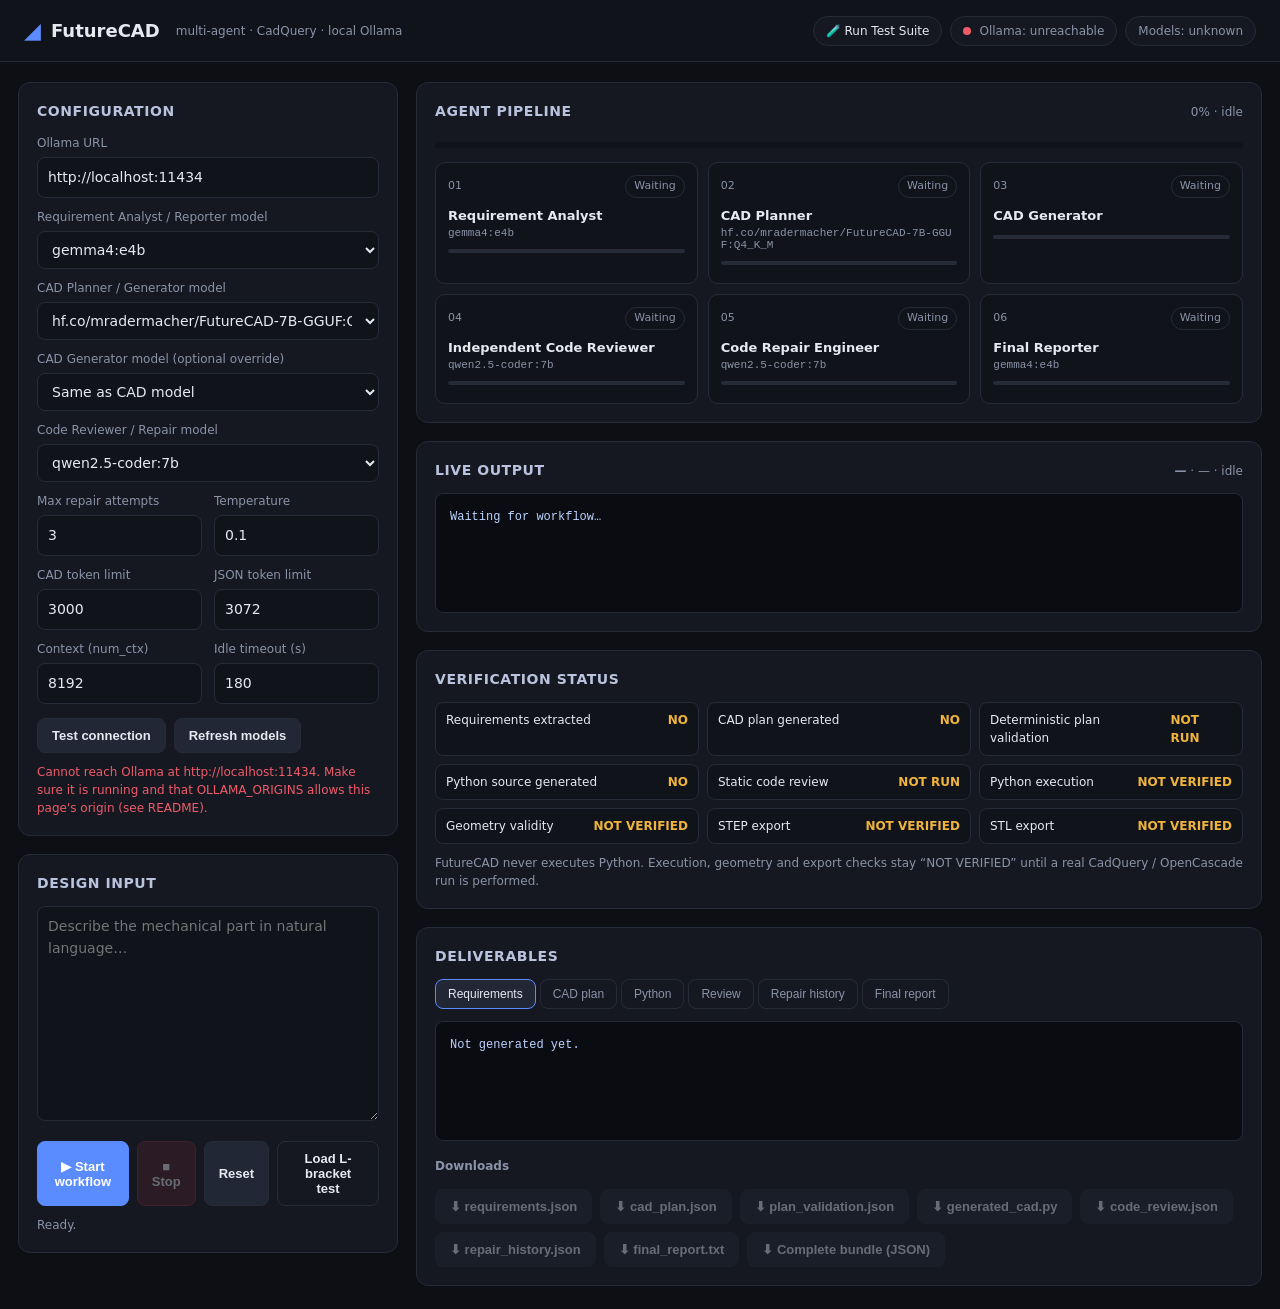
<file: index.html>
<!DOCTYPE html>
<html lang="en">
<head>
<meta charset="UTF-8">
<meta name="viewport" content="width=device-width, initial-scale=1.0">
<title>FutureCAD — Multi-Agent AI CAD Platform</title>
<link rel="stylesheet" href="style.css">
</head>
<body>
<header class="topbar">
  <div class="brand"><span class="logo">◢</span><b>FutureCAD</b><span class="tag">multi-agent · CadQuery · local Ollama</span></div>
  <div class="status-group">
    <a href="test.html" class="chip" style="text-decoration:none; color:var(--text); cursor:pointer;">🧪 Run Test Suite</a>
    <span class="chip" id="connChip"><i class="dot" id="connDot"></i><span id="connText">Ollama: not tested</span></span>
    <span class="chip" id="modelChip">Models: —</span>
  </div>
</header>

<main class="layout">
  <aside class="col">
    <section class="card">
      <h3>Configuration</h3>
      <label for="cfgUrl">Ollama URL</label>
      <input id="cfgUrl" type="text" spellcheck="false">
      <label for="cfgAnalyst">Requirement Analyst / Reporter model</label>
      <select id="cfgAnalyst"></select>
      <label for="cfgCad">CAD Planner / Generator model</label>
      <select id="cfgCad"></select>
      <label for="cfgGen">CAD Generator model (optional override)</label>
      <select id="cfgGen"></select>
      <label for="cfgReviewer">Code Reviewer / Repair model</label>
      <select id="cfgReviewer"></select>
      <div class="grid2">
        <div><label for="cfgRepairs">Max repair attempts</label><input id="cfgRepairs" type="number" min="0" max="3" step="1"></div>
        <div><label for="cfgTemp">Temperature</label><input id="cfgTemp" type="number" min="0" max="1" step="0.05"></div>
        <div><label for="cfgTokens">CAD token limit</label><input id="cfgTokens" type="number" min="500" max="16000" step="100"></div>
        <div><label for="cfgJsonTokens">JSON token limit</label><input id="cfgJsonTokens" type="number" min="500" max="16000" step="100"></div>
        <div><label for="cfgCtx">Context (num_ctx)</label><input id="cfgCtx" type="number" min="2048" max="65536" step="1024"></div>
        <div><label for="cfgIdle">Idle timeout (s)</label><input id="cfgIdle" type="number" min="20" max="900" step="10"></div>
      </div>
      <div class="row">
        <button class="btn" id="btnTest">Test connection</button>
        <button class="btn" id="btnRefresh">Refresh models</button>
      </div>
      <p class="hint" id="cfgMsg"></p>
    </section>

    <section class="card">
      <h3>Design input</h3>
      <textarea id="prompt" rows="9" placeholder="Describe the mechanical part in natural language…"></textarea>
      <div class="row">
        <button class="btn primary" id="btnStart">▶ Start workflow</button>
        <button class="btn danger" id="btnStop" disabled>■ Stop</button>
        <button class="btn" id="btnReset">Reset</button>
        <button class="btn ghost" id="btnExample">Load L-bracket test</button>
      </div>
      <p class="hint" id="runMsg">Ready.</p>
    </section>
  </aside>

  <div class="col">
    <section class="card">
      <div class="card-head"><h3>Agent pipeline</h3><span class="muted" id="overallText">0%</span></div>
      <div class="overall"><i id="overallBar"></i></div>
      <div class="pipeline" id="pipeline"></div>
    </section>

    <section class="card">
      <div class="card-head"><h3>Live output</h3>
        <span class="muted"><b id="liveAgent">—</b> · <span id="liveModel">—</span> · <span id="liveStage">idle</span></span></div>
      <pre class="out live" id="liveOutput">Waiting for workflow…</pre>
    </section>

    <section class="card">
      <h3>Verification status</h3>
      <div class="verify" id="verification"></div>
      <p class="hint">FutureCAD never executes Python. Execution, geometry and export checks stay “NOT VERIFIED” until a real CadQuery / OpenCascade run is performed.</p>
    </section>

    <section class="card">
      <h3>Deliverables</h3>
      <div class="tabs" id="tabs" role="tablist">
        <button class="tab active" data-tab="requirements">Requirements</button>
        <button class="tab" data-tab="plan">CAD plan</button>
        <button class="tab" data-tab="code">Python</button>
        <button class="tab" data-tab="review">Review</button>
        <button class="tab" data-tab="repair">Repair history</button>
        <button class="tab" data-tab="report">Final report</button>
      </div>
      <pre class="out" id="pane">Not generated yet.</pre>
      <h4 class="dl-title">Downloads</h4>
      <div class="row wrap" id="downloads"></div>
    </section>
  </div>
</main>

<script type="module" src="app.js"></script>
</body>
</html>
</file>
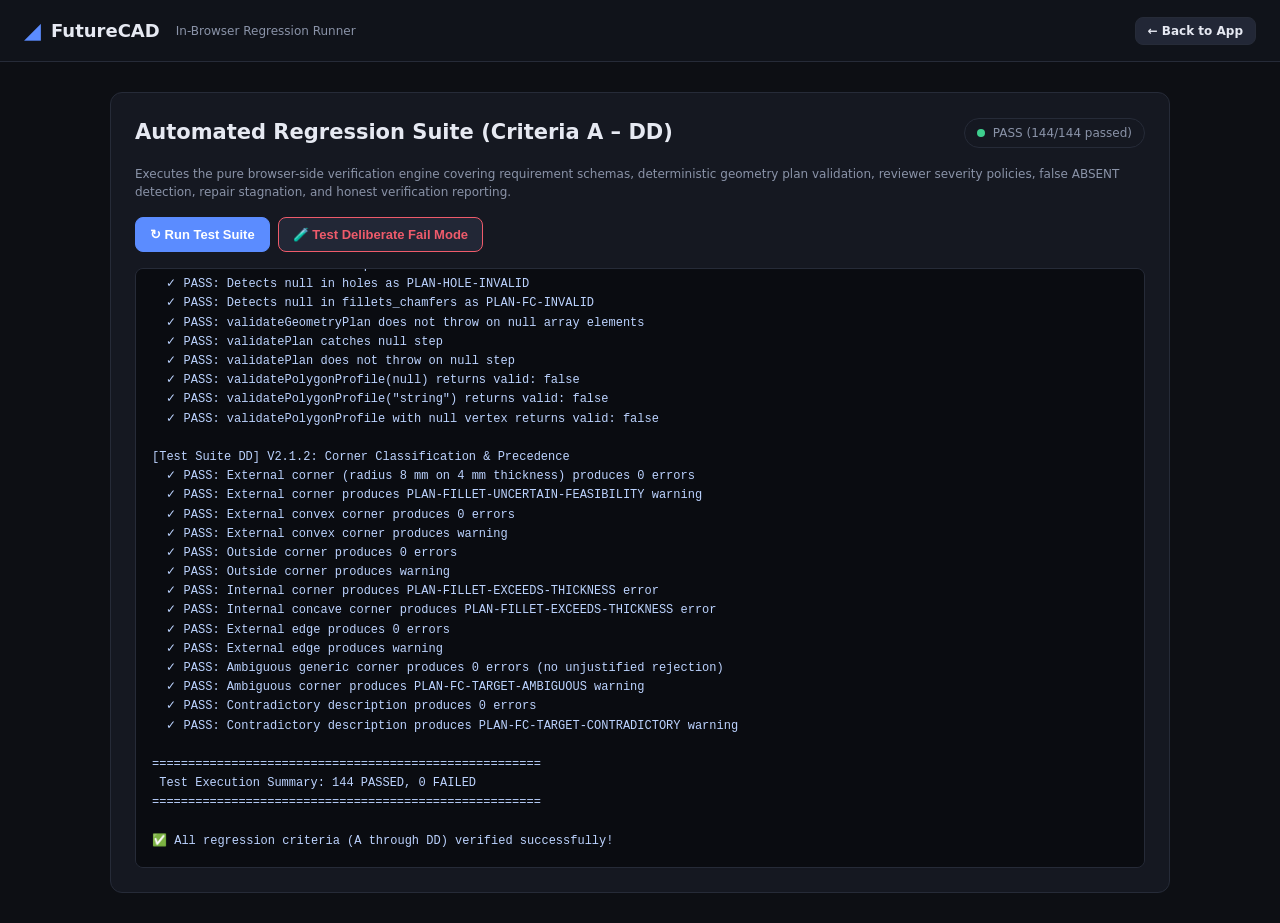
<file: test.html>
<!DOCTYPE html>
<html lang="en">
<head>
<meta charset="UTF-8">
<meta name="viewport" content="width=device-width, initial-scale=1.0">
<title>FutureCAD — Automated Verification & Regression Suite</title>
<link rel="stylesheet" href="style.css">
<style>
  .test-container { max-width: 1100px; margin: 30px auto; padding: 0 20px; }
  .test-card { background: var(--panel); border: 1px solid var(--line); border-radius: 12px; padding: 24px; margin-bottom: 20px; }
  .test-title { display: flex; justify-content: space-between; align-items: center; margin-bottom: 16px; }
  .badge.pass { background: #133a28; color: var(--ok); border-color: var(--ok); }
  .badge.fail { background: #4a191f; color: var(--err); border-color: var(--err); }
  .log-box { background: #0a0c11; border: 1px solid var(--line); border-radius: 8px; padding: 16px; font: 12px/1.6 var(--mono); color: #bcd3ff; white-space: pre-wrap; word-break: break-word; max-height: 600px; overflow-y: auto; }
</style>
</head>
<body>
<header class="topbar">
  <div class="brand"><span class="logo">◢</span><b>FutureCAD</b><span class="tag">In-Browser Regression Runner</span></div>
  <div class="status-group">
    <a href="index.html" class="btn" style="text-decoration:none; padding:4px 12px; font-size:12px;">← Back to App</a>
  </div>
</header>

<main class="test-container">
  <div class="test-card">
    <div class="test-title">
      <h2>Automated Regression Suite (Criteria A – DD)</h2>
      <span class="chip" id="suiteStatus"><i class="dot" id="suiteDot"></i><span id="suiteText">Running…</span></span>
    </div>
    <p class="muted" style="margin-bottom:16px;">
      Executes the pure browser-side verification engine covering requirement schemas, deterministic geometry plan validation, reviewer severity policies, false ABSENT detection, repair stagnation, and honest verification reporting.
    </p>
    <div class="row" style="margin-bottom:16px; gap:8px;">
      <button class="btn primary" id="btnRerun">↻ Run Test Suite</button>
      <button class="btn" id="btnFailMode" style="border-color:var(--err); color:var(--err);">🧪 Test Deliberate Fail Mode</button>
    </div>
    <div class="log-box" id="testLog">Initializing test suite…\n</div>
  </div>
</main>

<script type="module">
  const logEl = document.getElementById('testLog');
  const statusEl = document.getElementById('suiteText');
  const dotEl = document.getElementById('suiteDot');

  const origLog = console.log;
  const origErr = console.error;

  function append(text, isErr = false) {
    logEl.textContent += text + '\n';
    logEl.scrollTop = logEl.scrollHeight;
  }

  console.log = (...args) => {
    origLog(...args);
    append(args.join(' '));
  };
  console.error = (...args) => {
    origErr(...args);
    append(args.join(' '), true);
  };

  async function run({ deliberateFail = false } = {}) {
    logEl.textContent = '';
    statusEl.textContent = 'Running…';
    dotEl.className = 'dot';
    if (typeof window !== 'undefined') {
      window.__TEST_DELIBERATE_FAIL__ = deliberateFail;
    }
    try {
      const mod = await import('./test_suite.js?t=' + Date.now());
      const res = mod.getTestResults ? mod.getTestResults() : window.__TEST_RESULTS__;
      if (res && res.failed > 0) {
        statusEl.textContent = `FAIL (${res.failed} failed, ${res.passed}/${res.total} passed)`;
        dotEl.className = 'dot err';
      } else if (res && res.failed === 0) {
        statusEl.textContent = `PASS (${res.passed}/${res.total} passed)`;
        dotEl.className = 'dot ok';
      } else {
        statusEl.textContent = 'FAIL (No results returned)';
        dotEl.className = 'dot err';
      }
    } catch (e) {
      append('Execution error: ' + e.message, true);
      statusEl.textContent = 'FAIL (Runtime Error)';
      dotEl.className = 'dot err';
    }
  }

  document.getElementById('btnRerun').addEventListener('click', () => run({ deliberateFail: false }));
  document.getElementById('btnFailMode').addEventListener('click', () => run({ deliberateFail: true }));
  run({ deliberateFail: false });
</script>
</body>
</html>
</file>
<file: style.css>
:root{--bg:#0d0f14;--panel:#151821;--panel2:#10131a;--line:#262b38;--text:#e6e9f2;--muted:#8a93a8;
--accent:#5b8cff;--ok:#3ecf8e;--warn:#f0b43c;--err:#ef5b6b;--mono:ui-monospace,SFMono-Regular,Menlo,Consolas,monospace}
*{box-sizing:border-box;margin:0;padding:0}
body{background:var(--bg);color:var(--text);font:14px/1.5 Inter,system-ui,-apple-system,Segoe UI,Roboto,sans-serif}
.topbar{display:flex;justify-content:space-between;align-items:center;gap:12px;flex-wrap:wrap;padding:14px 24px;border-bottom:1px solid var(--line);background:var(--panel2);position:sticky;top:0;z-index:5}
.brand{display:flex;align-items:center;gap:10px;font-size:18px}.logo{color:var(--accent);font-size:22px}
.tag{color:var(--muted);font-size:12px;margin-left:6px}
.status-group{display:flex;gap:8px;flex-wrap:wrap}
.chip{display:inline-flex;align-items:center;gap:8px;padding:5px 12px;border:1px solid var(--line);border-radius:999px;font-size:12px;color:var(--muted);background:var(--panel)}
.dot{width:8px;height:8px;border-radius:50%;background:var(--muted)}.dot.ok{background:var(--ok)}.dot.err{background:var(--err)}
.layout{display:grid;grid-template-columns:380px minmax(0,1fr);gap:18px;max-width:1500px;margin:20px auto;padding:0 18px}
.col{display:flex;flex-direction:column;gap:18px;min-width:0}
.card{background:var(--panel);border:1px solid var(--line);border-radius:12px;padding:18px}
.card h3{font-size:14px;letter-spacing:.04em;text-transform:uppercase;color:#b9c3dd;margin-bottom:12px}
.card-head{display:flex;justify-content:space-between;align-items:baseline;gap:10px;flex-wrap:wrap}
.muted{color:var(--muted);font-size:12px}
label{display:block;font-size:12px;color:var(--muted);margin:10px 0 5px}
input,select,textarea{width:100%;background:var(--panel2);color:var(--text);border:1px solid var(--line);border-radius:8px;padding:9px 10px;font:inherit;outline:none}
input:focus,select:focus,textarea:focus{border-color:var(--accent)}
textarea{resize:vertical;line-height:1.55;min-height:150px}
.grid2{display:grid;grid-template-columns:1fr 1fr;gap:0 12px}
.row{display:flex;gap:8px;margin-top:14px}.row.wrap{flex-wrap:wrap}
.btn{background:#222736;color:var(--text);border:1px solid var(--line);border-radius:8px;padding:9px 14px;font-weight:600;cursor:pointer;font-size:13px}
.btn:hover:not(:disabled){border-color:var(--accent)}
.btn.primary{background:var(--accent);border-color:var(--accent);color:#fff}
.btn.danger{background:#4a2129;border-color:#7a2f3b}.btn.ghost{background:transparent}
.btn:disabled{opacity:.4;cursor:not-allowed}
.hint{font-size:12px;color:var(--muted);margin-top:10px}.hint.err{color:var(--err)}.hint.ok{color:var(--ok)}
.overall{height:6px;background:var(--panel2);border-radius:6px;margin:8px 0 14px;overflow:hidden}
.overall i{display:block;height:100%;width:0;background:var(--accent);transition:width .25s}
.pipeline{display:grid;grid-template-columns:repeat(auto-fill,minmax(210px,1fr));gap:10px}
.agent{background:var(--panel2);border:1px solid var(--line);border-radius:10px;padding:12px;min-width:0}
.agent.running{border-color:var(--accent);box-shadow:0 0 0 1px var(--accent) inset}
.agent.done{border-color:#27664b}.agent.warning{border-color:#7d6320}.agent.error{border-color:#7a2f3b}
.agent-top{display:flex;justify-content:space-between;align-items:center;font-size:11px;color:var(--muted)}
.badge{padding:2px 8px;border-radius:999px;border:1px solid var(--line)}
.agent.running .badge{color:var(--accent);border-color:var(--accent)}.agent.done .badge{color:var(--ok);border-color:#27664b}
.agent.warning .badge{color:var(--warn);border-color:#7d6320}.agent.error .badge{color:var(--err);border-color:#7a2f3b}
.agent h4{font-size:13px;margin:8px 0 2px}.model{font:11px var(--mono);color:var(--muted);word-break:break-all}
.bar{height:4px;background:var(--line);border-radius:4px;margin:10px 0 6px;overflow:hidden}.bar i{display:block;height:100%;background:var(--accent)}
.agent.done .bar i{background:var(--ok)}.agent.warning .bar i{background:var(--warn)}.agent.error .bar i{background:var(--err)}
.detail{font-size:11px;color:var(--muted);word-break:break-word}.agent.error .detail{color:var(--err)}
.out{background:#0a0c11;border:1px solid var(--line);border-radius:8px;padding:14px;font:12px/1.6 var(--mono);color:#bcd3ff;white-space:pre-wrap;word-break:break-word;overflow:auto;max-height:480px;min-height:120px}
.out.live{max-height:300px}
.verify{display:grid;grid-template-columns:repeat(auto-fill,minmax(230px,1fr));gap:8px}
.vrow{display:flex;justify-content:space-between;gap:8px;background:var(--panel2);border:1px solid var(--line);border-radius:8px;padding:8px 10px;font-size:12px}
.vrow b{font-weight:600}.vrow .yes{color:var(--ok)}.vrow .no{color:var(--warn)}.vrow .bad{color:var(--err)}
.tabs{display:flex;gap:4px;flex-wrap:wrap;margin-bottom:12px}
.tab{background:transparent;border:1px solid var(--line);color:var(--muted);border-radius:8px;padding:7px 12px;cursor:pointer;font-size:12px}
.tab.active{background:#222736;color:var(--text);border-color:var(--accent)}
.dl-title{margin:16px 0 0;font-size:12px;color:var(--muted);font-weight:600}
@media(max-width:980px){.layout{grid-template-columns:1fr}.topbar{padding:12px 16px}}
@media(max-width:520px){.grid2{grid-template-columns:1fr}.row{flex-wrap:wrap}.tag{display:none}}
</file>
